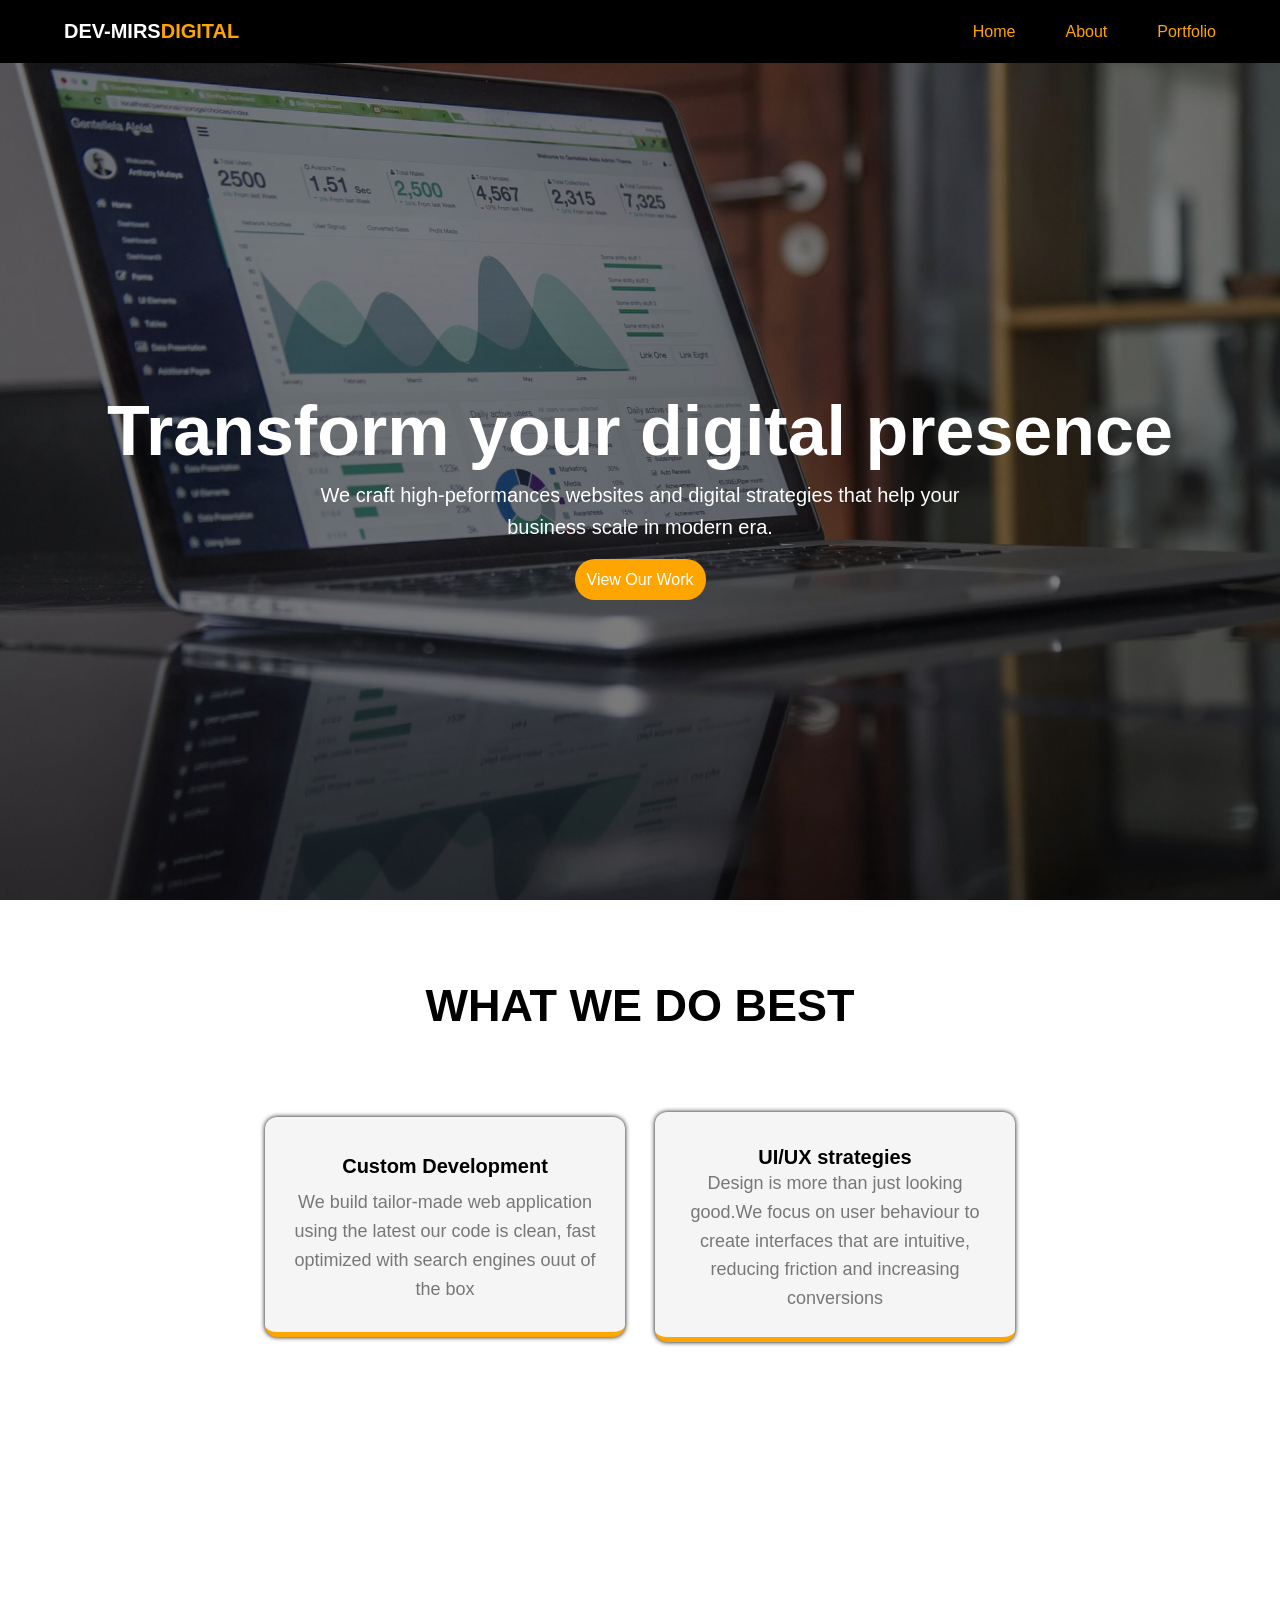
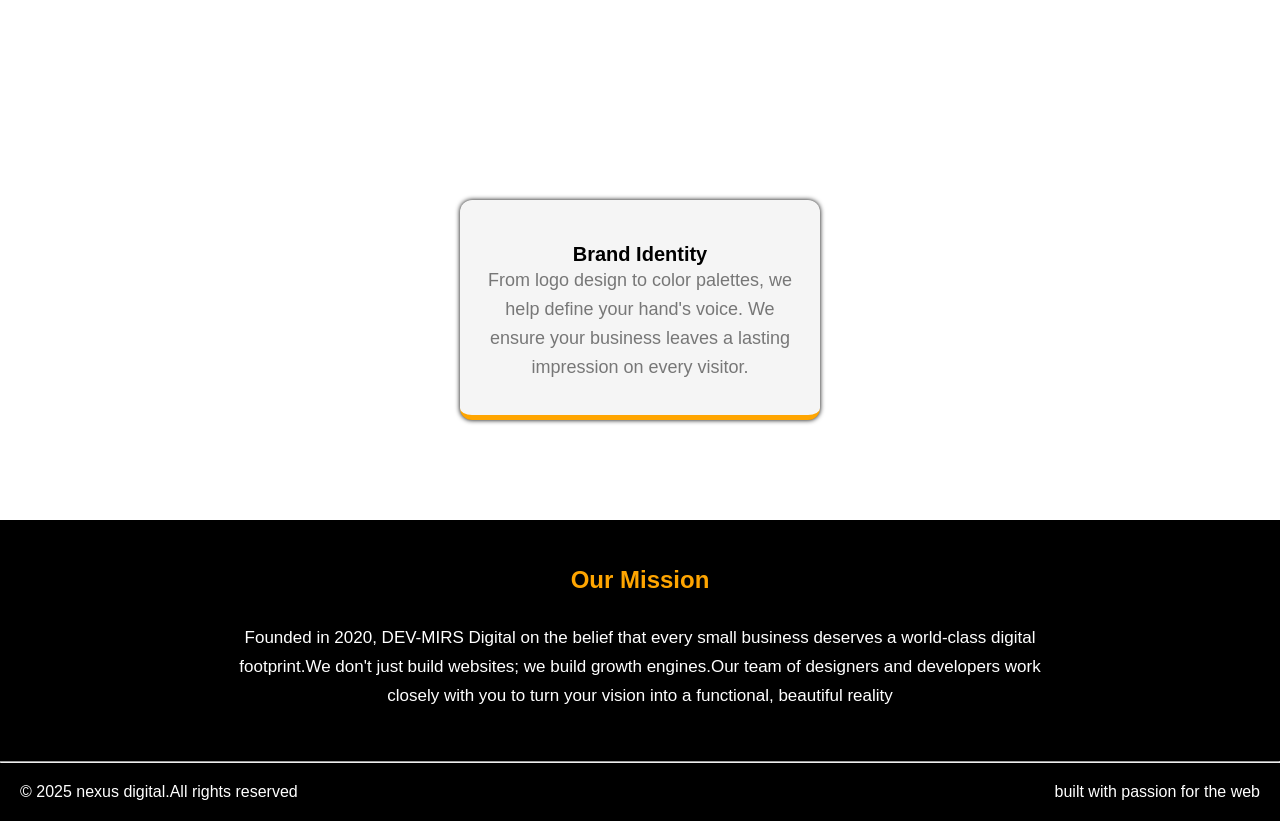
<file: index.html>
<!DOCTYPE html>
<html lang="en">
<head>
    <title>miracle</title>
    <meta name="viewport" content="width=device-width, initial-scale=1">
    <link rel="stylesheet" href="index.css">
</head>
<body>
    <div class="main">
          <header>
            <h3 class="head">DEV-MIRS<span class="head2">DIGITAL</span></h3>
            <nav class="nav">
            <a href="#home">Home</a>
            <a href="#about">About</a>
            <a href="portfolio/index.html">Portfolio</a>
        </nav>
    </header>
        <div class="text" id="home">
           <h1>Transform your digital presence</h1>
           <p>We craft high-peformances websites and digital strategies that help your business scale in modern era.</p>
           <a href="benz/index.html">View Our Work</a>
        </div>
    </div>
    <div class="section" id="about">
        <h1 class="head">WHAT WE DO BEST</h1>
        <div class="container">
            <div class="box box-1"><h3 class="h3-1">Custom Development</h3><p>We build tailor-made web application using the latest our code is clean, fast optimized with search engines ouut of the box</p></div>
            <div class="box box-2"><h3 class="h3-2">UI/UX strategies</h3><p>Design is more than just looking good.We focus on user behaviour to create interfaces that are intuitive, reducing friction and increasing conversions</p></div>
        </div>
     </div>
     <div class="container-2" id="about">
         <div class="box box-3"><h3 class="h3-3">Brand Identity</h3><p>From logo design to color palettes, we help define your hand's voice. We ensure your business leaves a lasting impression on every visitor.</p></div>
     </div>
     <div>
        <div class="main-3">
         <div class="ending" id="Services">
            <h2 class="head-2">Our Mission</h2>
            <p class="tag-2">Founded in 2020, DEV-MIRS Digital on the belief that every small business deserves a world-class digital footprint.We don't just build websites; we build growth engines.Our team of designers and developers work closely with you to turn your vision into a functional, beautiful reality</p>
            </div>

            <hr>
            <div class="main-4" id="Contact">
                <p class="tag-3">&copy 2025 nexus digital.All rights reserved</p>
                <p class="tag-4">built with passion for the web</p>

            </div>
        </div>
     </div>
    
</body>
</html>
</file>
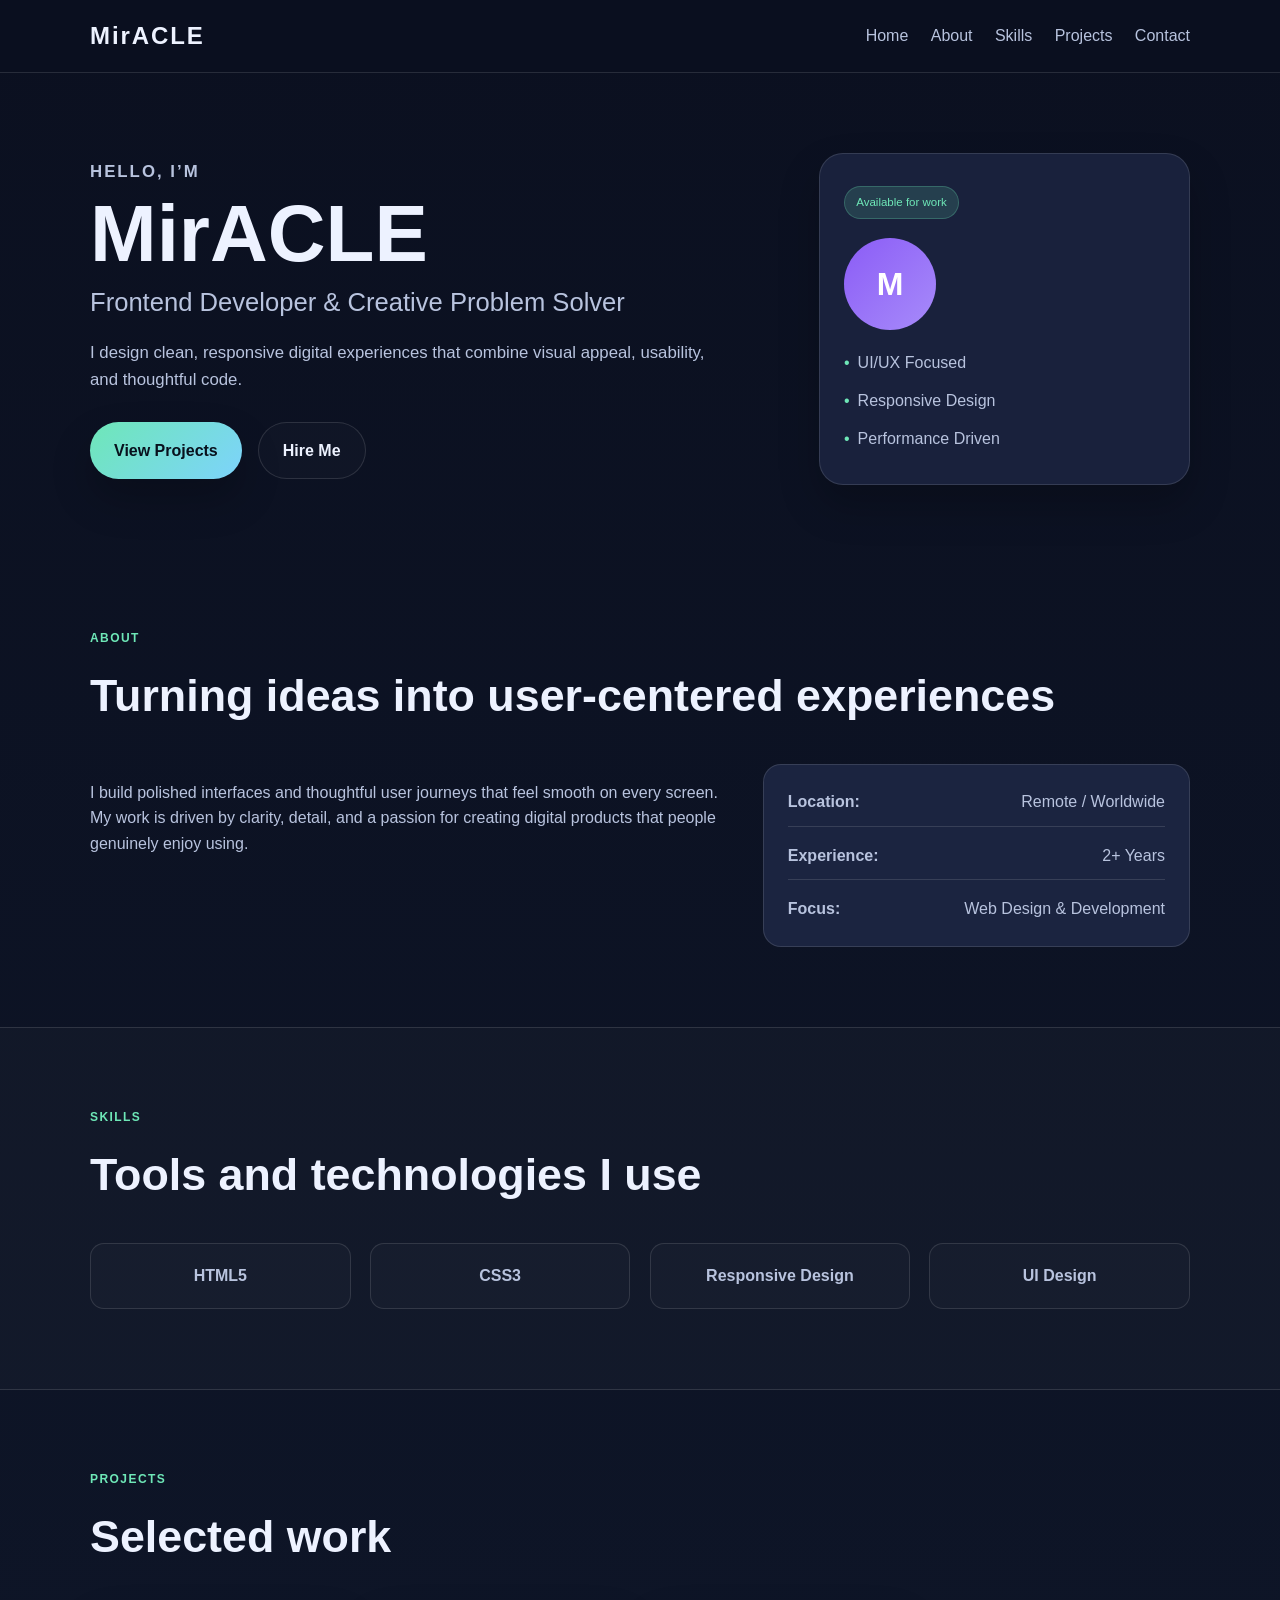
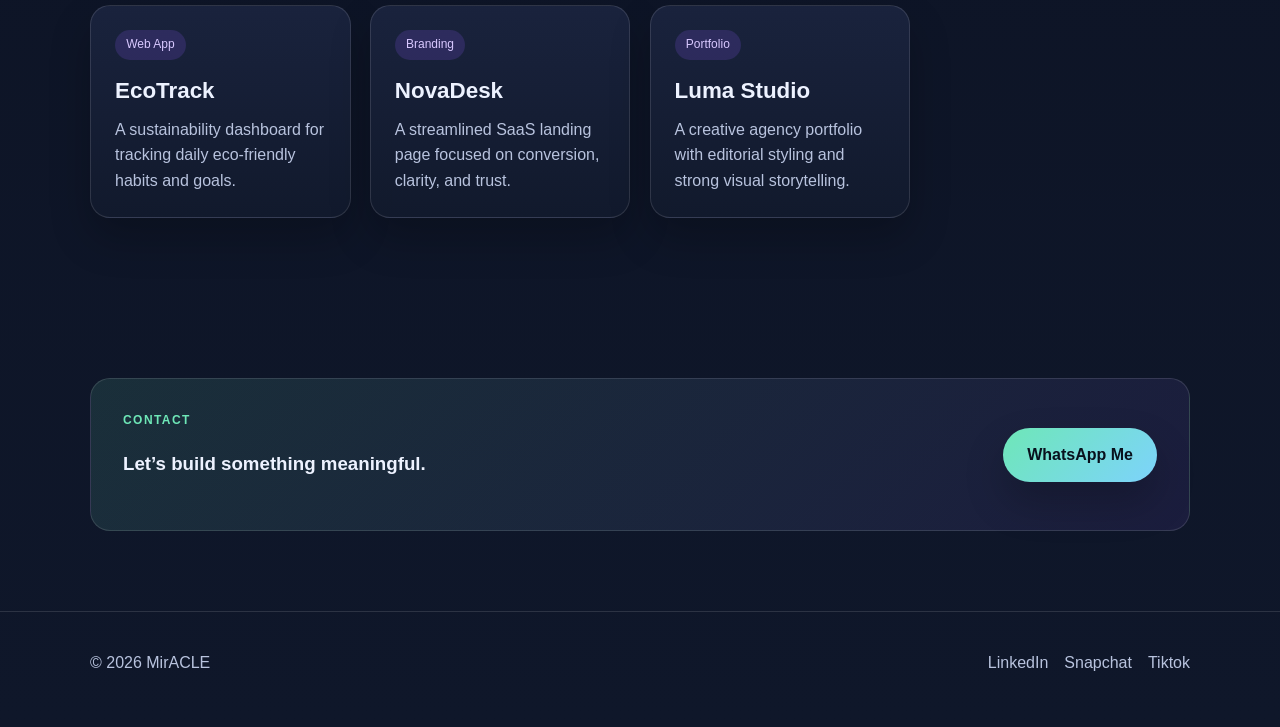
<file: portfolio/index.html>
<!DOCTYPE html>
<html lang="en">
<head>
    <meta charset="UTF-8">
    <meta name="viewport" content="width=device-width, initial-scale=1.0">
    <meta name="description" content="MirACLE portfolio website">
    <title>MirACLE | Portfolio</title>
    <link rel="stylesheet" href="index.css">
</head>
<body>
    <header class="site-header">
        <div class="container nav-wrap">
            <div class="logo">MirACLE</div>
            <nav class="main-nav" aria-label="Main navigation">
                <a href="#home">Home</a>
                <a href="#about">About</a>
                <a href="#skills">Skills</a>
                <a href="#projects">Projects</a>
                <a href="#contact">Contact</a>
            </nav>
        </div>
    </header>

    <main>
        <section id="home" class="hero">
            <div class="container hero-inner">
                <div class="hero-copy">
                    <p class="eyebrow">Hello, I’m</p>
                    <h1>MirACLE</h1>
                    <h2>Frontend Developer & Creative Problem Solver</h2>
                    <p>
                        I design clean, responsive digital experiences that combine visual appeal,
                        usability, and thoughtful code.
                    </p>
                    <div class="hero-actions">
                        <a class="btn btn-primary" href="#projects">View Projects</a>
                        <a class="btn btn-secondary" href="#contact">Hire Me</a>
                    </div>
                </div>
                <div class="hero-card" aria-label="Profile summary">
                    <div class="card-badge">Available for work</div>
                    <div class="avatar">M</div>
                    <ul>
                        <li>UI/UX Focused</li>
                        <li>Responsive Design</li>
                        <li>Performance Driven</li>
                    </ul>
                </div>
            </div>
        </section>

        <section id="about" class="section">
            <div class="container">
                <div class="section-heading">
                    <p class="eyebrow">About</p>
                    <h3>Turning ideas into user-centered experiences</h3>
                </div>
                <div class="about-grid">
                    <div>
                        <p>
                            I build polished interfaces and thoughtful user journeys that feel smooth on
                            every screen. My work is driven by clarity, detail, and a passion for creating
                            digital products that people genuinely enjoy using.
                        </p>
                    </div>
                    <div class="info-panel">
                        <div>
                            <strong>Location:</strong>
                            <span>Remote / Worldwide</span>
                        </div>
                        <div>
                            <strong>Experience:</strong>
                            <span>2+ Years</span>
                        </div>
                        <div>
                            <strong>Focus:</strong>
                            <span>Web Design & Development</span>
                        </div>
                    </div>
                </div>
            </div>
        </section>

        <section id="skills" class="section alt-bg">
            <div class="container">
                <div class="section-heading">
                    <p class="eyebrow">Skills</p>
                    <h3>Tools and technologies I use</h3>
                </div>
                <div class="skills-grid">
                    <div class="skill-item">HTML5</div>
                    <div class="skill-item">CSS3</div>
                    <div class="skill-item">Responsive Design</div>
                    <div class="skill-item">UI Design</div>
                </div>
            </div>
        </section>

        <section id="projects" class="section">
            <div class="container">
                <div class="section-heading">
                    <p class="eyebrow">Projects</p>
                    <h3>Selected work</h3>
                </div>
                <div class="projects-grid">
                    <article class="project-card">
                        <span class="tag">Web App</span>
                        <h4>EcoTrack</h4>
                        <p>A sustainability dashboard for tracking daily eco-friendly habits and goals.</p>
                    </article>
                    <article class="project-card">
                        <span class="tag">Branding</span>
                        <h4>NovaDesk</h4>
                        <p>A streamlined SaaS landing page focused on conversion, clarity, and trust.</p>
                    </article>
                    <article class="project-card">
                        <span class="tag">Portfolio</span>
                        <h4>Luma Studio</h4>
                        <p>A creative agency portfolio with editorial styling and strong visual storytelling.</p>
                    </article>
                </div>
            </div>
        </section>

        <section id="contact" class="section contact">
            <div class="container contact-box">
                <div>
                    <p class="eyebrow">Contact</p>
                    <h3>Let’s build something meaningful.</h3>
                </div>
                <a class="btn btn-primary" href="https://wa.me/2349054839938">WhatsApp Me</a>
            </div>
        </section>
    </main>

    <footer class="site-footer">
        <div class="container footer-wrap">
            <p>© 2026 MirACLE</p>
            <div class="socials">
                <a href="www.linkedin.com">LinkedIn</a>
                <a href="www.">Snapchat</a>
                <a href="#">Tiktok</a>
            </div>
        </div>
    </footer>
</body>
</html>
</file>
<file: index.css>
*{
    margin: 0;
    padding: 0;
    font-family: sans-serif;
    box-sizing: border-box;
}
header{
    position: fixed;
    top: 0;
    width: 100%;
    display: flex;
    justify-content: space-between;
    align-items: center;
    padding: 20px clamp(16px, 5vw, 64px);
    background-color: black;
    z-index: 10;
}
html{
    scroll-behavior: smooth;
}
.main{
    background: linear-gradient(rgba(0, 0, 0, 0.45), rgba(0, 0, 0, 0.55)),url(unsplash.jpg);
    display: flex;
    background-position: center;
    background-size: cover;
    align-items: center;
    position: relative;
    min-height: 100vh;
    min-height: 100svh;
}
header nav{
    display: flex;
    flex-direction: row;
    gap: clamp(20px, 4vw, 50px);
}
nav a{
    text-decoration: none;
    color: orange;
}
nav a:hover{
    opacity: 1;
    color: darkorange;
}
.head{
    color: #fff;
    font-size: 20px;
}
.head2{
    color: orange;
    font-size: 20px;
}
.text{
   text-align: center;
   width: 100%;
   padding: 120px 8vw 40px;
}
.text h1{
    color: #fff;
    font-size: clamp(2.25rem, 6vw, 4.375rem);
}
.text p{
    color: #fff;
    max-width: 700px;
    padding: 8px 0;
    margin: 0 auto 20px;
    font-size: clamp(1rem, 2vw, 1.25rem);
    line-height: 1.6;
    margin-bottom: 20px;
}
.text a{
    padding: 12px;
    color: #fff;
    background-color: orange;
    border: none;
    margin-top: 10px;
    border-radius: 20px;
    cursor: pointer;
    text-decoration: none;
    transition: all 1s ease;

}
.text a:hover{
    background-color: darkorange;
    opacity:4;
}
.section{
   min-height: 100vh;
   background-color: white;
   padding: clamp(40px, 7vw, 80px) 24px;
}
.section h1{
    color: black;
    text-align: center;
    margin-top: 0;
    font-size: clamp(2rem, 4vw, 2.8125rem);
}
.container{
    display: flex;
    justify-content: center;
    align-items: center;
    flex-direction: row;
    gap: 30px;
    flex-wrap: wrap;
    margin-top: clamp(40px, 7vw, 80px);
}
  .h3-1{
    font-size: 20px;
    padding: 10px;
    color: black;
    margin-right: 0;
    font-weight:700;
    text-align: center;

}
.h3-2{
    font-size: 20px;
    padding-top: 10px;
    color: black;
    margin-right: 0;
    font-weight:700;
    text-align: center;
}
.container p{
    color: #777;
    font-size: 18px;
    line-height: 1.6;
    text-align: center;
}
.box{
    width: min(100%, 360px);
    min-height: 220px;
    background-color: whitesmoke;
    display: flex;
    justify-content: center;
    align-items: center;
    border-radius: 12px;
    flex-direction: column;
    border-bottom: 5px solid orange;
    padding: 24px;
    box-shadow: 0px 0px 5px;
    transition: transform 0.3s ease;
}
.h3-3{
    font-size: 20px;
    padding-top: 10px;
    color: black;
    margin-right: 0;
    font-weight:700;
    text-align: center;
}
.container-2 p{
    color: #777;
    font-size: 18px;
    line-height: 1.6;
    text-align: center;
}
.container-2{
    display: flex;
    justify-content: center;
    padding: 0 24px clamp(60px, 8vw, 100px);
}
.box-3{
    margin-top: 0;
}
.main-3{
    background-color: black;
    color: #fff;
    text-align: center;
    width: 100%;
    padding-top: 16px;
}
.head-2{
    color: orange;
    padding: 30px;
}
.tag-2{
    font-size: 17px;
    line-height: 1.7;
    max-width: 900px;
    margin: 0 auto;
    padding: 0 24px 50px;
}
.main-4{
    padding: 20px;
    display: flex;
    justify-content: space-between;
    gap: 16px;
}
.box:hover{
     transform: translateY(-6px);
}

@media (max-width: 600px){
    header{
        flex-direction: column;
        gap: 12px;
        padding: 12px 16px;
    }

    .head,
    .head2{
        font-size: 18px;
    }

    header nav{
        gap: 28px;
    }

    .text{
        padding: 145px 20px 40px;
    }

    .section{
        padding: 48px 20px;
    }

    .container{
        gap: 20px;
        margin-top: 36px;
    }

    .container-2{
        padding: 0 20px 60px;
    }

    .main-4{
        flex-direction: column;
        padding: 20px 16px;
    }
}
</file>
<file: portfolio/index.css>
:root {
    --bg: #0b1020;
    --bg-soft: #121a2d;
    --panel: #1b2440;
    --primary: #6ee7b7;
    --accent: #8b5cf6;
    --text: #edf2ff;
    --muted: #b8c3de;
    --line: rgba(255, 255, 255, 0.12);
    --shadow: 0 20px 40px rgba(0, 0, 0, 0.22);
}

* {
    box-sizing: border-box;
}

html {
    scroll-behavior: smooth;
}

body {
    margin: 0;
    font-family: Arial, Helvetica, sans-serif;
    background: linear-gradient(180deg, var(--bg) 0%, #0f172a 100%);
    color: var(--text);
    line-height: 1.6;
}

a {
    color: inherit;
    text-decoration: none;
}

img {
    max-width: 100%;
    display: block;
}

.container {
    width: min(1100px, calc(100% - 2rem));
    margin: 0 auto;
}

.site-header {
    position: sticky;
    top: 0;
    z-index: 10;
    background: rgba(11, 16, 32, 0.8);
    backdrop-filter: blur(12px);
    border-bottom: 1px solid var(--line);
}

.nav-wrap {
    display: flex;
    align-items: center;
    justify-content: space-between;
    min-height: 72px;
}

.logo {
    font-size: 1.5rem;
    font-weight: 700;
    letter-spacing: 0.08em;
}

.main-nav {
    display: flex;
    gap: 1.4rem;
    flex-wrap: wrap;
}

.main-nav a {
    color: var(--muted);
    transition: color 0.2s ease;
}

.main-nav a:hover,
.main-nav a:focus-visible {
    color: var(--text);
}

.hero {
    padding: 5rem 0 4rem;
}

.hero-inner {
    display: grid;
    grid-template-columns: 1.3fr 0.7fr;
    align-items: center;
    gap: 2.5rem;
}

.eyebrow {
    margin: 0 0 0.75rem;
    color: var(--primary);
    text-transform: uppercase;
    letter-spacing: 0.12em;
    font-size: 0.75rem;
    font-weight: 700;
}

.hero-copy h1 {
    margin: 0;
    font-size: clamp(2.8rem, 7vw, 5rem);
    line-height: 0.9;
}

.hero-copy h2 {
    margin: 0.75rem 0 1rem;
    font-size: clamp(1.2rem, 2vw, 2rem);
    color: var(--muted);
    font-weight: 500;
}

.hero-copy p {
    max-width: 620px;
    color: var(--muted);
    font-size: 1.05rem;
}

.hero-actions {
    display: flex;
    flex-wrap: wrap;
    gap: 1rem;
    margin-top: 1.8rem;
}

.btn {
    display: inline-flex;
    align-items: center;
    justify-content: center;
    padding: 0.9rem 1.5rem;
    border-radius: 999px;
    font-weight: 700;
    transition: transform 0.2s ease, box-shadow 0.2s ease;
}

.btn:hover,
.btn:focus-visible {
    transform: translateY(-1px);
}

.btn-primary {
    background: linear-gradient(135deg, var(--primary), #7dd3fc);
    color: #08111d;
    box-shadow: var(--shadow);
}

.btn-secondary {
    border: 1px solid var(--line);
    background: rgba(255, 255, 255, 0.02);
}

.hero-card {
    background: rgba(27, 36, 64, 0.9);
    border: 1px solid var(--line);
    border-radius: 24px;
    padding: 2rem 1.5rem;
    box-shadow: var(--shadow);
}

.card-badge {
    display: inline-block;
    padding: 0.4rem 0.7rem;
    border-radius: 999px;
    font-size: 0.72rem;
    background: rgba(110, 231, 183, 0.15);
    color: var(--primary);
    border: 1px solid rgba(110, 231, 183, 0.25);
}

.avatar {
    width: 92px;
    height: 92px;
    display: grid;
    place-items: center;
    margin: 1.2rem 0;
    border-radius: 50%;
    font-size: 2rem;
    font-weight: 700;
    background: linear-gradient(135deg, var(--accent), #a78bfa);
    color: white;
}

.hero-card ul {
    list-style: none;
    margin: 0;
    padding: 0;
    display: grid;
    gap: 0.8rem;
    color: var(--muted);
}

.hero-card li::before {
    content: "•";
    color: var(--primary);
    margin-right: 0.5rem;
}

.section {
    padding: 5rem 0;
}

.alt-bg {
    background: rgba(255, 255, 255, 0.02);
    border-top: 1px solid var(--line);
    border-bottom: 1px solid var(--line);
}

.section-heading {
    margin-bottom: 2rem;
}

.section-heading h3 {
    margin: 0;
    font-size: clamp(2rem, 4vw, 2.8rem);
}

.about-grid {
    display: grid;
    grid-template-columns: 1.2fr 0.8fr;
    gap: 2rem;
}

.about-grid p,
.info-panel {
    color: var(--muted);
}

.info-panel {
    background: var(--panel);
    border: 1px solid var(--line);
    border-radius: 18px;
    padding: 1.5rem;
    display: grid;
    gap: 1rem;
}

.info-panel div {
    display: flex;
    justify-content: space-between;
    gap: 1rem;
    border-bottom: 1px solid var(--line);
    padding-bottom: 0.7rem;
}

.info-panel div:last-child {
    border-bottom: none;
    padding-bottom: 0;
}

.skills-grid,
.projects-grid {
    display: grid;
    grid-template-columns: repeat(4, minmax(0, 1fr));
    gap: 1.2rem;
}

.skill-item {
    background: rgba(255, 255, 255, 0.02);
    border: 1px solid var(--line);
    border-radius: 14px;
    padding: 1.2rem 1rem;
    text-align: center;
    color: var(--muted);
    font-weight: 600;
}

.project-card {
    background: linear-gradient(180deg, rgba(27, 36, 64, 0.9), rgba(18, 26, 45, 0.9));
    border: 1px solid var(--line);
    border-radius: 20px;
    padding: 1.5rem;
    box-shadow: var(--shadow);
}

.tag {
    display: inline-block;
    padding: 0.35rem 0.7rem;
    border-radius: 999px;
    background: rgba(139, 92, 246, 0.18);
    color: #d8c8ff;
    font-size: 0.75rem;
    margin-bottom: 0.8rem;
}

.project-card h4 {
    margin: 0 0 0.5rem;
    font-size: 1.4rem;
}

.project-card p {
    margin: 0;
    color: var(--muted);
}

.contact-box {
    display: flex;
    align-items: center;
    justify-content: space-between;
    gap: 1rem;
    background: linear-gradient(135deg, rgba(110, 231, 183, 0.12), rgba(139, 92, 246, 0.1));
    border: 1px solid var(--line);
    border-radius: 20px;
    padding: 2rem;
}

.site-footer {
    border-top: 1px solid var(--line);
    padding: 1.4rem 0 2.2rem;
}

.footer-wrap {
    display: flex;
    align-items: center;
    justify-content: space-between;
    gap: 1rem;
    color: var(--muted);
}

.socials {
    display: flex;
    gap: 1rem;
}

@media (max-width: 820px) {
    .hero-inner,
    .about-grid,
    .skills-grid,
    .projects-grid,
    .contact-box {
        grid-template-columns: 1fr;
    }

    .hero-inner,
    .about-grid,
    .contact-box {
        display: grid;
    }

    .skills-grid,
    .projects-grid {
        grid-template-columns: repeat(2, minmax(0, 1fr));
    }

    .main-nav {
        gap: 0.8rem;
        font-size: 0.95rem;
    }
}

@media (max-width: 560px) {
    .nav-wrap,
    .footer-wrap {
        flex-direction: column;
        align-items: flex-start;
    }

    .main-nav {
        width: 100%;
        justify-content: space-between;
    }

    .skills-grid,
    .projects-grid {
        grid-template-columns: 1fr;
    }

    .hero {
        padding-top: 3.5rem;
    }
}
</file>
